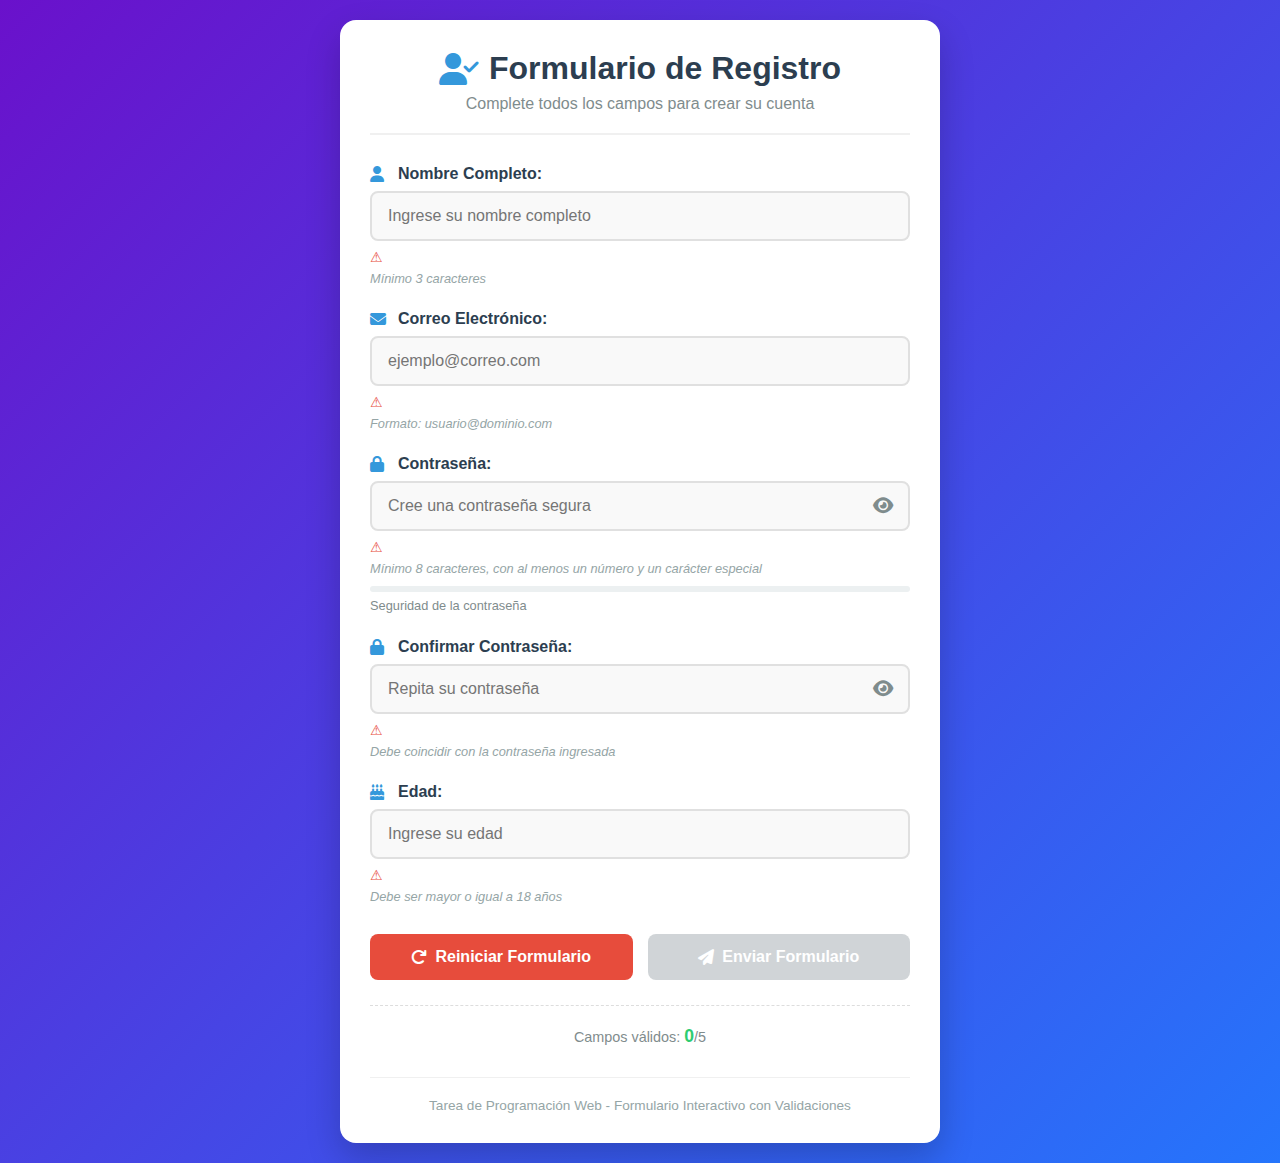
<file: Semana 6/index.html>
<!DOCTYPE html>
<html lang="es">
<head>
    <meta charset="UTF-8">
    <meta name="viewport" content="width=device-width, initial-scale=1.0">
    <title>Formulario Interactivo con Validaciones</title>
    <link rel="stylesheet" href="styles.css">
    <link rel="stylesheet" href="https://cdnjs.cloudflare.com/ajax/libs/font-awesome/6.4.0/css/all.min.css">
</head>
<body>
    <div class="container">
        <header>
            <h1><i class="fas fa-user-check"></i> Formulario de Registro</h1>
            <p class="subtitle">Complete todos los campos para crear su cuenta</p>
        </header>

        <form id="registrationForm" novalidate>
            <div class="form-group">
                <label for="nombre">
                    <i class="fas fa-user"></i> Nombre Completo:
                </label>
                <input type="text" id="nombre" name="nombre" placeholder="Ingrese su nombre completo" minlength="3">
                <div class="error-message" id="nombre-error"></div>
                <div class="hint">Mínimo 3 caracteres</div>
            </div>

            <div class="form-group">
                <label for="email">
                    <i class="fas fa-envelope"></i> Correo Electrónico:
                </label>
                <input type="email" id="email" name="email" placeholder="ejemplo@correo.com">
                <div class="error-message" id="email-error"></div>
                <div class="hint">Formato: usuario@dominio.com</div>
            </div>

            <div class="form-group">
                <label for="password">
                    <i class="fas fa-lock"></i> Contraseña:
                </label>
                <div class="password-container">
                    <input type="password" id="password" name="password" placeholder="Cree una contraseña segura">
                    <button type="button" class="toggle-password" id="togglePassword">
                        <i class="fas fa-eye"></i>
                    </button>
                </div>
                <div class="error-message" id="password-error"></div>
                <div class="hint">Mínimo 8 caracteres, con al menos un número y un carácter especial</div>
                
                <div class="password-strength">
                    <div class="strength-bar">
                        <div class="strength-fill" id="strengthFill"></div>
                    </div>
                    <span class="strength-text" id="strengthText">Seguridad de la contraseña</span>
                </div>
            </div>

            <div class="form-group">
                <label for="confirmPassword">
                    <i class="fas fa-lock"></i> Confirmar Contraseña:
                </label>
                <div class="password-container">
                    <input type="password" id="confirmPassword" name="confirmPassword" placeholder="Repita su contraseña">
                    <button type="button" class="toggle-password" id="toggleConfirmPassword">
                        <i class="fas fa-eye"></i>
                    </button>
                </div>
                <div class="error-message" id="confirmPassword-error"></div>
                <div class="hint">Debe coincidir con la contraseña ingresada</div>
            </div>

            <div class="form-group">
                <label for="edad">
                    <i class="fas fa-birthday-cake"></i> Edad:
                </label>
                <input type="number" id="edad" name="edad" placeholder="Ingrese su edad" min="1" max="120">
                <div class="error-message" id="edad-error"></div>
                <div class="hint">Debe ser mayor o igual a 18 años</div>
            </div>

            <div class="button-group">
                <button type="button" id="resetBtn" class="btn reset-btn">
                    <i class="fas fa-redo"></i> Reiniciar Formulario
                </button>
                <button type="submit" id="submitBtn" class="btn submit-btn" disabled>
                    <i class="fas fa-paper-plane"></i> Enviar Formulario
                </button>
            </div>

            <div class="form-status">
                <div class="status-message" id="statusMessage"></div>
                <div class="valid-fields-count">
                    Campos válidos: <span id="validCount">0</span>/5
                </div>
            </div>
        </form>

        <footer>
            <p>Tarea de Programación Web - Formulario Interactivo con Validaciones</p>
        </footer>
    </div>

    <script src="script.js"></script>
</body>
</html>
</file>
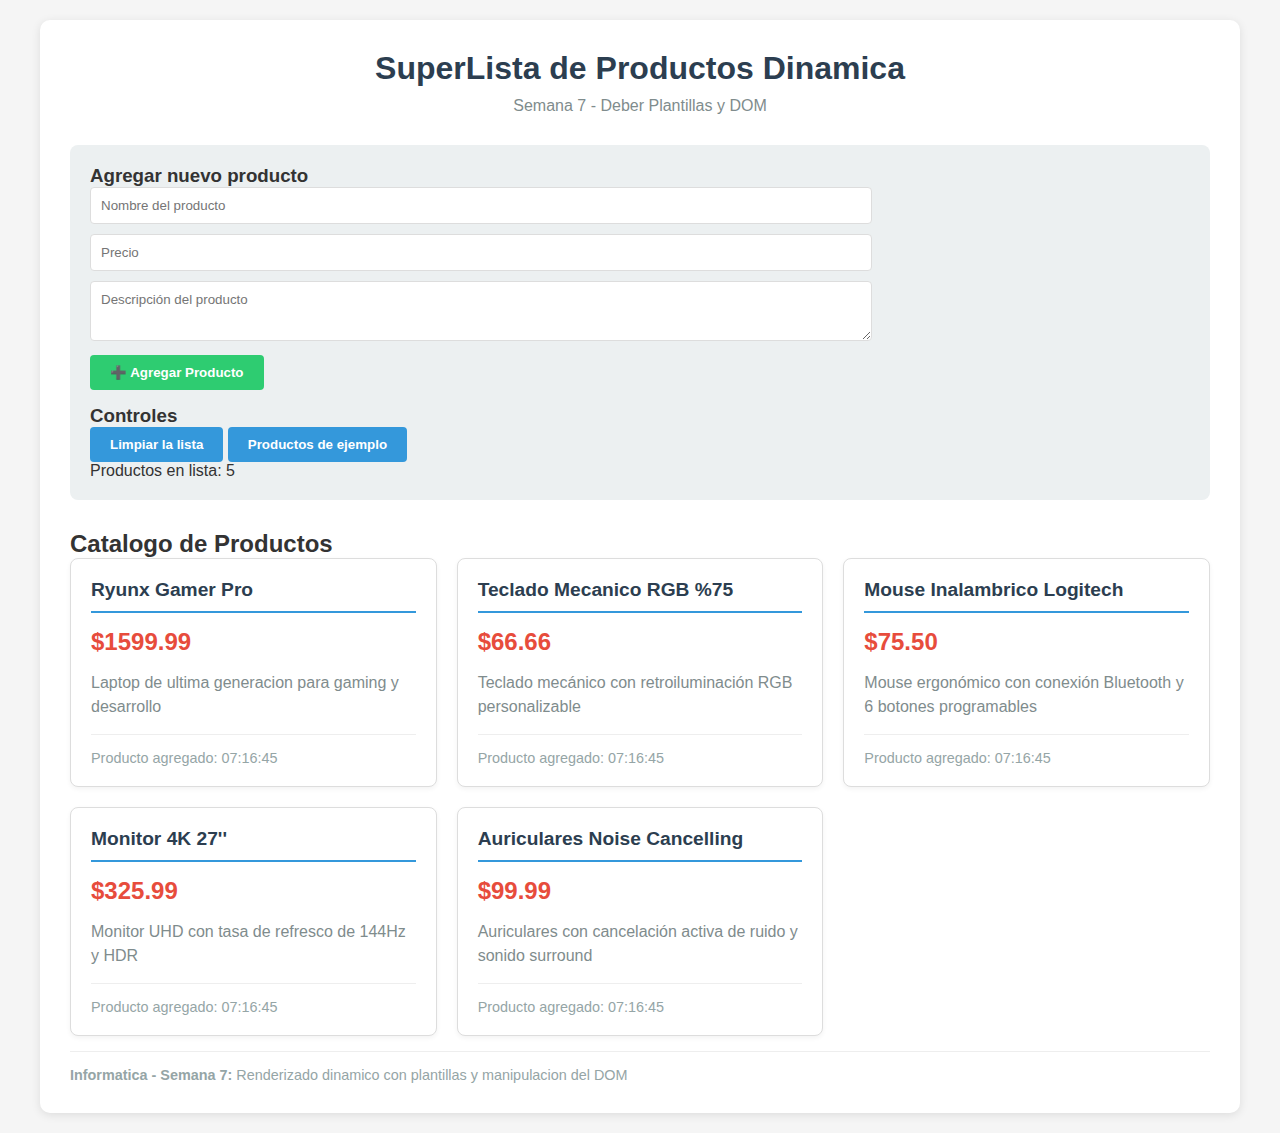
<file: Semana 7/index.html>
<!DOCTYPE html>
<html lang="es">
<head>
    <meta charset="UTF-8">
    <meta name="viewport" content="width=device-width, initial-scale=1.0">
    <title>Semana 7 - Lista de Productos</title>
    <style>
        * {
            margin: 0;
            padding: 0;
            box-sizing: border-box;
            font-family: 'Segoe UI', Tahoma, Geneva, Verdana, sans-serif;
        }
        
        body {
            background-color: #f5f5f5;
            padding: 20px;
            color: #333;
        }
        
        .container {
            max-width: 1200px;
            margin: 0 auto;
            background-color: white;
            border-radius: 10px;
            box-shadow: 0 2px 10px rgba(0,0,0,0.1);
            padding: 30px;
        }
        
        h1 {
            text-align: center;
            color: #2c3e50;
            margin-bottom: 10px;
        }
        
        .subtitle {
            text-align: center;
            color: #7f8c8d;
            margin-bottom: 30px;
        }
        
        .controls {
            background-color: #ecf0f1;
            padding: 20px;
            border-radius: 8px;
            margin-bottom: 30px;
            display: flex;
            flex-wrap: wrap;
            gap: 15px;
            align-items: center;
        }
        
        .product-form input, .product-form textarea {
            padding: 10px;
            border: 1px solid #ddd;
            border-radius: 4px;
            width: 100%;
            margin-bottom: 10px;
        }
        
        .product-form textarea {
            height: 60px;
            resize: vertical;
        }
        
        button {
            background-color: #3498db;
            color: white;
            border: none;
            padding: 10px 20px;
            border-radius: 4px;
            cursor: pointer;
            font-weight: bold;
            transition: background-color 0.3s;
        }
        
        button:hover {
            background-color: #2980b9;
        }
        
        #addProductBtn {
            background-color: #2ecc71;
        }
        
        #addProductBtn:hover {
            background-color: #27ae60;
        }
        
        .products-container {
            margin-top: 20px;
        }
        
        #productList {
            list-style-type: none;
            display: grid;
            grid-template-columns: repeat(auto-fill, minmax(300px, 1fr));
            gap: 20px;
        }
        
        .product-card {
            background-color: white;
            border: 1px solid #ddd;
            border-radius: 8px;
            padding: 20px;
            box-shadow: 0 2px 5px rgba(0,0,0,0.05);
            transition: transform 0.2s;
        }
        
        .product-card:hover {
            transform: translateY(-5px);
            box-shadow: 0 5px 15px rgba(0,0,0,0.1);
        }
        
        .product-name {
            font-size: 1.2em;
            font-weight: bold;
            color: #2c3e50;
            margin-bottom: 10px;
            padding-bottom: 10px;
            border-bottom: 2px solid #3498db;
        }
        
        .product-price {
            font-size: 1.5em;
            color: #e74c3c;
            font-weight: bold;
            margin: 15px 0;
        }
        
        .product-description {
            color: #7f8c8d;
            line-height: 1.5;
        }
        
        .product-footer {
            margin-top: 15px;
            padding-top: 15px;
            border-top: 1px solid #eee;
            font-size: 0.9em;
            color: #95a5a6;
        }
        
        @media (max-width: 768px) {
            .container {
                padding: 15px;
            }
            
            #productList {
                grid-template-columns: 1fr;
            }
            
            .controls {
                flex-direction: column;
            }
        }
    </style>
</head>
<body>
    <div class="container">
        <h1> SuperLista de Productos Dinamica</h1>
        <p class="subtitle">Semana 7 - Deber Plantillas y DOM</p>
        
        <div class="controls">
            <div class="product-form">
                <h3>Agregar nuevo producto</h3>
                <input type="text" id="productName" placeholder="Nombre del producto">
                <input type="number" id="productPrice" placeholder="Precio" step="0.01">
                <textarea id="productDescription" placeholder="Descripción del producto"></textarea>
                <button id="addProductBtn">➕ Agregar Producto</button>
            </div>
            
            <div>
                <h3>Controles</h3>
                <button id="clearListBtn">Limpiar la lista</button>
                <button id="loadSampleBtn">Productos de ejemplo</button>
                <p id="productCount">Productos en lista: 0</p>
            </div>
        </div>
        
        <div class="products-container">
            <h2>Catalogo de Productos</h2>
            <ul id="productList">
                <!-- productos dinamicamente -->
            </ul>
        </div>
        
        <div class="product-footer">
            <p><strong>Informatica - Semana 7:</strong> Renderizado dinamico con plantillas y manipulacion del DOM</p>
        </div>
    </div>

    <!-- Template -->
    <template id="productTemplate">
        <li class="product-card">
            <div class="product-name"></div>
            <div class="product-price"></div>
            <div class="product-description"></div>
            <div class="product-footer">
                Producto agregado: <span class="product-time"></span>
            </div>
        </li>
    </template>

    <script src="script.js"></script>
</body>
</html>
</file>
<file: Semana 6/styles.css>
/* Estilos generales */
* {
    margin: 0;
    padding: 0;
    box-sizing: border-box;
    font-family: 'Segoe UI', Tahoma, Geneva, Verdana, sans-serif;
}

body {
    background: linear-gradient(135deg, #6a11cb 0%, #2575fc 100%);
    min-height: 100vh;
    display: flex;
    justify-content: center;
    align-items: center;
    padding: 20px;
}

.container {
    background-color: white;
    border-radius: 16px;
    box-shadow: 0 15px 35px rgba(0, 0, 0, 0.2);
    width: 100%;
    max-width: 600px;
    padding: 30px;
    animation: fadeIn 0.8s ease-out;
}

@keyframes fadeIn {
    from { opacity: 0; transform: translateY(-20px); }
    to { opacity: 1; transform: translateY(0); }
}

/* Encabezado */
header {
    text-align: center;
    margin-bottom: 30px;
    padding-bottom: 20px;
    border-bottom: 2px solid #f0f0f0;
}

h1 {
    color: #2c3e50;
    margin-bottom: 8px;
    display: flex;
    align-items: center;
    justify-content: center;
    gap: 10px;
}

h1 i {
    color: #3498db;
}

.subtitle {
    color: #7f8c8d;
    font-size: 1rem;
}

/* Grupos del formulario */
.form-group {
    margin-bottom: 24px;
    position: relative;
}

label {
    display: block;
    margin-bottom: 8px;
    font-weight: 600;
    color: #2c3e50;
    display: flex;
    align-items: center;
    gap: 8px;
}

label i {
    color: #3498db;
    width: 20px;
}

input {
    width: 100%;
    padding: 14px 16px;
    border: 2px solid #e0e0e0;
    border-radius: 8px;
    font-size: 16px;
    transition: all 0.3s ease;
    background-color: #f9f9f9;
}

input:focus {
    outline: none;
    border-color: #3498db;
    background-color: white;
    box-shadow: 0 0 0 3px rgba(52, 152, 219, 0.2);
}

input.valid {
    border-color: #2ecc71;
    background-color: rgba(46, 204, 113, 0.05);
}

input.invalid {
    border-color: #e74c3c;
    background-color: rgba(231, 76, 60, 0.05);
}

/* Contenedor de contraseña */
.password-container {
    position: relative;
}

.toggle-password {
    position: absolute;
    right: 12px;
    top: 50%;
    transform: translateY(-50%);
    background: none;
    border: none;
    color: #7f8c8d;
    cursor: pointer;
    font-size: 18px;
    padding: 5px;
}

.toggle-password:hover {
    color: #3498db;
}

/* Mensajes de error y ayuda */
.error-message {
    color: #e74c3c;
    font-size: 0.85rem;
    margin-top: 6px;
    min-height: 20px;
    display: flex;
    align-items: center;
    gap: 5px;
}

.error-message::before {
    content: "⚠";
    font-size: 0.9rem;
}

.hint {
    color: #95a5a6;
    font-size: 0.8rem;
    margin-top: 4px;
    font-style: italic;
}

/* Indicador de fuerza de contraseña */
.password-strength {
    margin-top: 10px;
}

.strength-bar {
    height: 6px;
    background-color: #ecf0f1;
    border-radius: 3px;
    overflow: hidden;
    margin-bottom: 4px;
}

.strength-fill {
    height: 100%;
    width: 0%;
    border-radius: 3px;
    transition: all 0.3s ease;
}

.strength-text {
    font-size: 0.8rem;
    color: #7f8c8d;
}

/* Botones */
.button-group {
    display: flex;
    justify-content: space-between;
    gap: 15px;
    margin-top: 30px;
}

.btn {
    padding: 14px 24px;
    border: none;
    border-radius: 8px;
    font-size: 16px;
    font-weight: 600;
    cursor: pointer;
    transition: all 0.3s ease;
    display: flex;
    align-items: center;
    justify-content: center;
    gap: 8px;
    flex: 1;
}

.submit-btn {
    background-color: #2ecc71;
    color: white;
}

.submit-btn:hover:not(:disabled) {
    background-color: #27ae60;
    transform: translateY(-2px);
    box-shadow: 0 5px 15px rgba(46, 204, 113, 0.3);
}

.submit-btn:disabled {
    background-color: #bdc3c7;
    cursor: not-allowed;
    opacity: 0.7;
}

.reset-btn {
    background-color: #e74c3c;
    color: white;
}

.reset-btn:hover {
    background-color: #c0392b;
    transform: translateY(-2px);
    box-shadow: 0 5px 15px rgba(231, 76, 60, 0.3);
}

/* Estado del formulario */
.form-status {
    margin-top: 25px;
    padding-top: 20px;
    border-top: 1px dashed #ddd;
}

.status-message {
    padding: 12px;
    border-radius: 8px;
    text-align: center;
    font-weight: 500;
    margin-bottom: 15px;
    display: none;
}

.status-message.success {
    background-color: rgba(46, 204, 113, 0.1);
    color: #27ae60;
    border: 1px solid #2ecc71;
    display: block;
}

.valid-fields-count {
    text-align: center;
    color: #7f8c8d;
    font-size: 0.9rem;
}

#validCount {
    font-weight: bold;
    color: #2ecc71;
    font-size: 1.1rem;
}

/* Pie de página */
footer {
    margin-top: 30px;
    text-align: center;
    color: #95a5a6;
    font-size: 0.85rem;
    padding-top: 20px;
    border-top: 1px solid #f0f0f0;
}

/* Responsividad */
@media (max-width: 768px) {
    .container {
        padding: 20px;
    }
    
    .button-group {
        flex-direction: column;
    }
    
    h1 {
        font-size: 1.5rem;
    }
}
</file>
